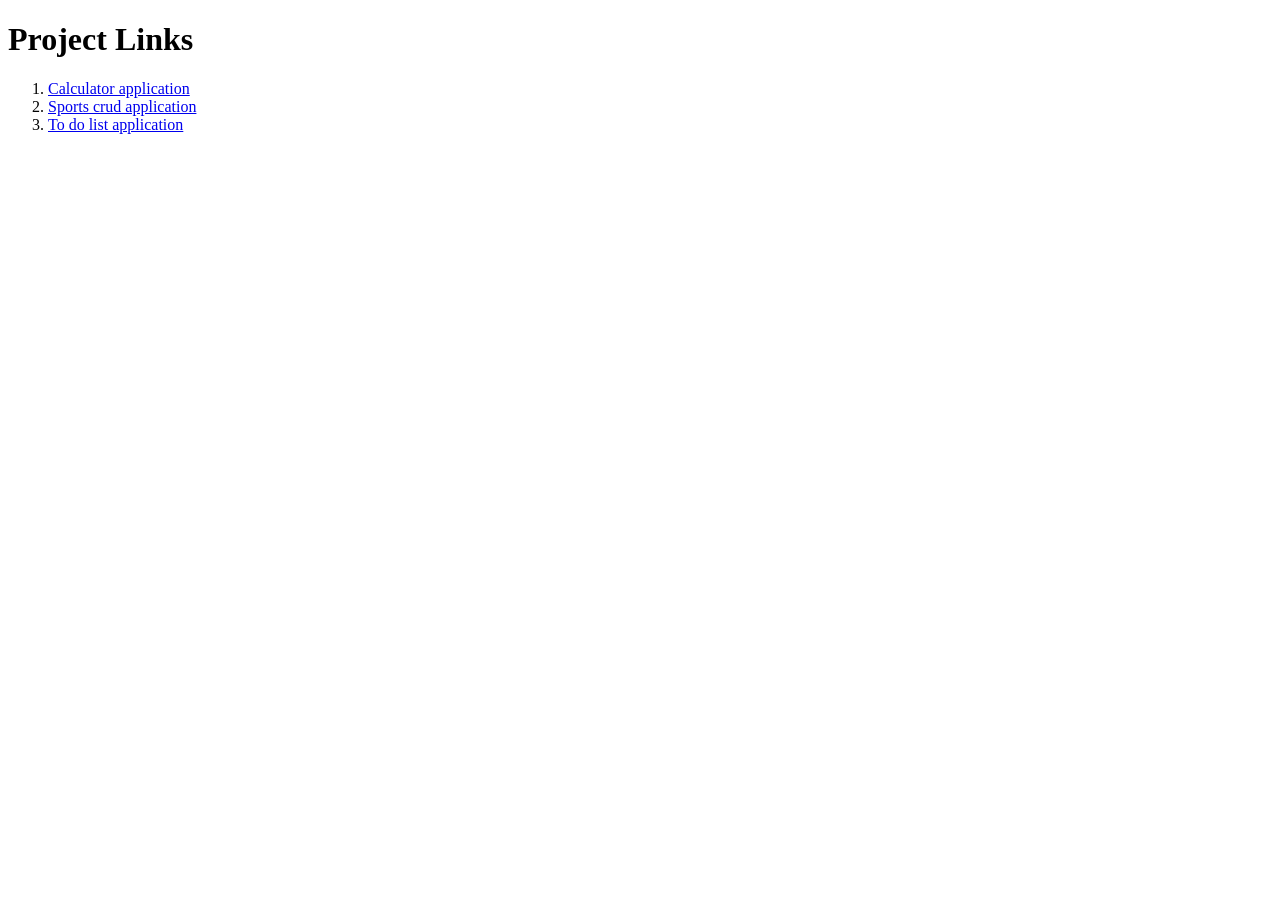
<file: index.html>
<!doctype html>
<html lang="en">
  <head>
    <meta charset="UTF-8" />
    <meta name="viewport" content="width=device-width, initial-scale=1.0" />
    <title>Document</title>
  </head>
  <body>
    <header>
      <h1>Project Links</h1>
    </header>
    <ol>
      <li><a href="./Calculator/index.html">Calculator application</a></li>
      <li>
        <a href="./Sports CRUD App/index.html">Sports crud application</a>
      </li>
      <li><a href="./To do List App/index.html">To do list application</a></li>
    </ol>
  </body>
</html>
</file>
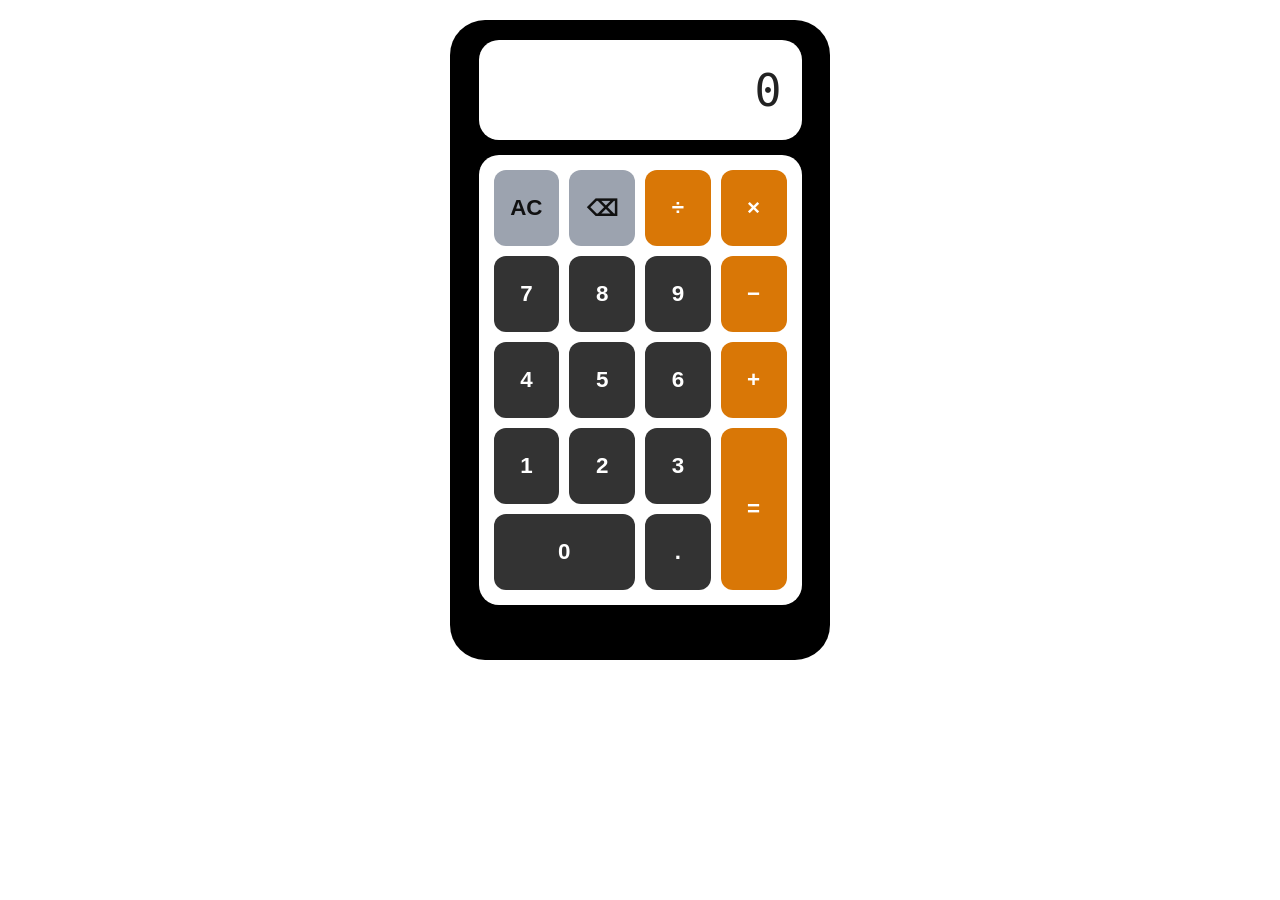
<file: Calculator/index.html>
<!DOCTYPE html>
<html lang="en">

<head>
    <meta charset="UTF-8">
    <meta name="viewport" content="width=device-width, initial-scale=1.0">
    <title>Calculator</title>
    <link rel="stylesheet" href="style.css">
</head>

<body>


    <section class="Calculator">

        <div class="outer-box">

            <div class="display">
                <p id="result">0</p>
            </div>

            <div class="inner-box">

                <button id="clear">AC</button>
                <button id="backspace">⌫</button>
                <button class="operator" data-operator="/">÷</button>
                <button class="operator" data-operator="*">×</button>

                <button class="number">7</button>
                <button class="number">8</button>
                <button class="number">9</button>
                <button class="operator" data-operator="-">−</button>

                <button class="number">4</button>
                <button class="number">5</button>
                <button class="number">6</button>
                <button class="operator" data-operator="+">+</button>

                <button class="number">1</button>
                <button class="number">2</button>
                <button class="number">3</button>
                <button id="equals">=</button>

                <button class="number zero">0</button>
                <button id="decimal">.</button>

            </div>

        </div>

    </section>

    <script src="script.js"></script>

</body>

</html>
</file>
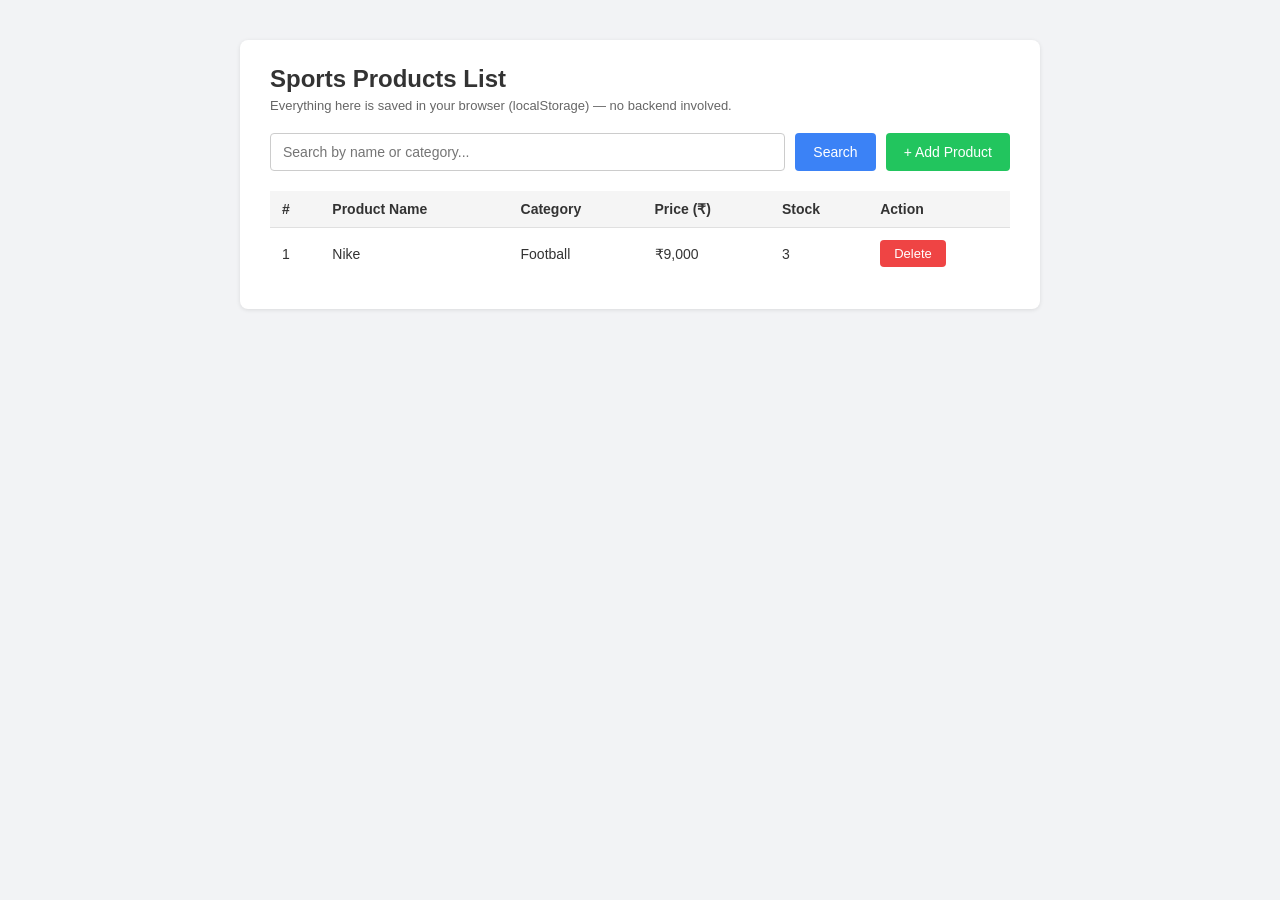
<file: Sports CRUD App/index.html>
<!doctype html>
<html lang="en">
  <head>
    <meta charset="UTF-8" />
    <meta name="viewport" content="width=device-width, initial-scale=1.0" />
    <title>Sports Products List</title>
    <link rel="stylesheet" href="./style.css">
    
  </head>
  <body>
    <div class="container">
      <h1>Sports Products List</h1>
      <p class="subtitle">
        Everything here is saved in your browser (localStorage) — no backend
        involved.
      </p>

      <div class="toolbar">
        <input
          type="text"
          id="searchInput"
          placeholder="Search by name or category..."
        />
        <button class="btn-search" id="searchBtn">Search</button>
        <button class="btn-add" id="openAdd">+ Add Product</button>
      </div>

      <table>
        <thead>
          <tr>
            <th>#</th>
            <th>Product Name</th>
            <th>Category</th>
            <th>Price (₹)</th>
            <th>Stock</th>
            <th>Action</th>
          </tr>
        </thead>
        <tbody id="tableBody"></tbody>
      </table>
    </div>

    <div class="overlay" id="overlay">
      <div class="modal">
        <h2>Add a Product</h2>
        <form id="addForm" novalidate>
          <div class="field" id="f-name">
            <input type="text" id="p-name" placeholder="Product name" />
            <div class="field-error">Please enter a product name.</div>
          </div>
          <div class="field" id="f-category">
            <input type="text" id="p-category" placeholder="Category" />
            <div class="field-error">Please enter a category.</div>
          </div>
          <div class="field" id="f-price">
            <input
              type="number"
              id="p-price"
              placeholder="Price"
              min="0"
              step="1"
            />
            <div class="field-error">Please enter a valid price.</div>
          </div>
          <div class="field" id="f-stock">
            <input
              type="number"
              id="p-stock"
              placeholder="Stock"
              min="0"
              step="1"
            />
            <div class="field-error">Please enter a valid stock number.</div>
          </div>
          <div class="modal-actions">
            <button type="submit" class="btn-save">Add</button>
            <button type="button" class="btn-cancel" id="cancelAdd">
              Cancel
            </button>
          </div>
        </form>
      </div>
    </div>
    <script src="./script.js"></script>
  </body>
</html>
</file>
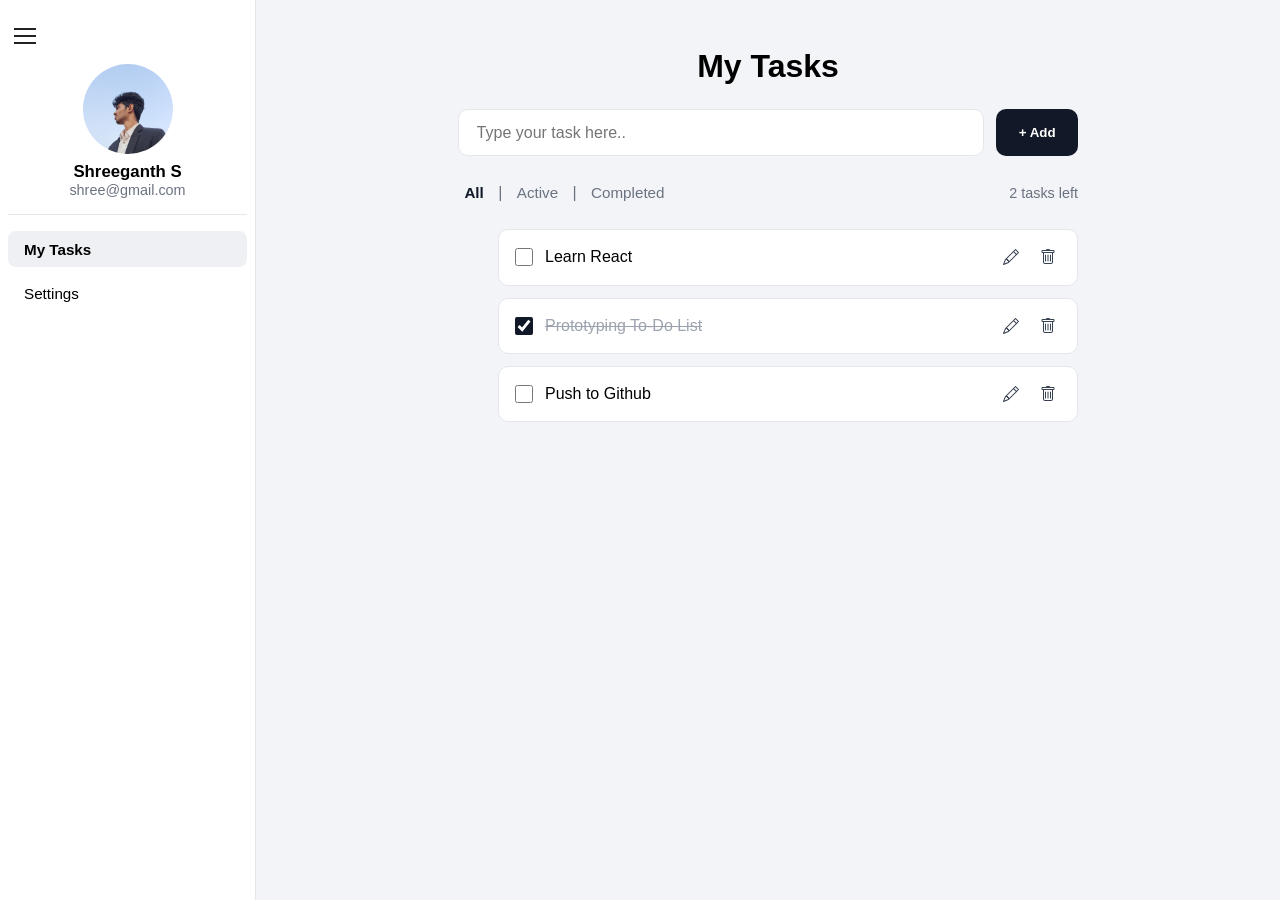
<file: To do List App/index.html>
<!doctype html>
<html lang="en">
  <head>
    <meta charset="UTF-8" />
    <meta name="viewport" content="width=device-width, initial-scale=1.0" />
    <title>To do List</title>
    <link rel="stylesheet" href="./style.css" />
  </head>
  <body>
    <section class="sidebar">
      <!-- hamburger menu button -->
      <button class="menu-button" id="menuBtn">
        <span></span>
        <span></span>
        <span></span>
      </button>
      <img src="./assets/my pic 2.jpg" alt="pfp" />
      <strong>Shreeganth S</strong>
      <p>shree@gmail.com</p>
      <hr />
      <div class="tools">
        <button class="active">My Tasks</button>
        <button>Settings</button>
      </div>
    </section>

    <main>
      <!-- task adding section -->
      <h1>My Tasks</h1>
      <form id="taskForm">
        <input type="text" id="taskInput" placeholder="Type your task here.." autocomplete="off" />
        <button type="submit">+ Add</button>
      </form>

      <!-- status bar -->
      <div class="status-bar">
        <div class="status">
          <button class="filter-btn active" data-filter="All">All</button>
          <span>|</span>
          <button class="filter-btn" data-filter="Active">Active</button>
          <span>|</span>
          <button class="filter-btn" data-filter="Completed">Completed</button>
        </div>
        <div class="tasks-left">
          <p><span id="tasksLeftCount">0</span> tasks left</p>
        </div>
      </div>

      <!-- cards -->
      <ul class="tasks" id="taskList">
        <!-- tasks are rendered here by script.js -->
      </ul>
    </main>

    <script src="./script.js"></script>
  </body>
</html>
</file>
<file: Calculator/style.css>
header h1 {
  text-align: center;
  font-family: Arial, sans-serif;
  color: #333;
}

.outer-box {
  display: flex;
  flex-direction: column;
  width: 380px;
  height: 640px;
  background-color: black;
  margin: 20px auto;
  border-radius: 35px;
  padding: 20px 0;
  box-sizing: border-box;
}

.display {
  width: 85%;
  height: 100px;
  background-color: white;
  margin: 0 auto;
  border-radius: 20px;
  display: flex;
  align-items: center;
  justify-content: flex-end;
  padding: 0 20px;
  box-sizing: border-box;
  overflow-x: auto;
}

#result {
  font-family: monospace;
  font-size: 2.8rem;
  color: #222;
  margin: 0;
}

.inner-box {
  width: 85%;
  height: 450px;
  margin: 15px auto 0 auto;
  background-color: white;
  border-radius: 20px;
  padding: 15px;
  box-sizing: border-box;
  display: grid;
  grid-template-columns: repeat(4, 1fr);
  grid-template-rows: repeat(5, 1fr);
  gap: 10px;
}

.inner-box button {
  width: 100%;
  height: 100%;
  border: none;
  border-radius: 12px;
  font-size: 1.4rem;
  font-weight: bold;
  font-family: Arial, sans-serif;
  cursor: pointer;
  background-color: #333;
  color: white;
  transition:
    background-color 0.1s ease,
    transform 0.05s ease;
}

.inner-box button:hover {
  background-color: #555;
}

.inner-box button:active {
  transform: scale(0.96);
}

.inner-box .operator {
  background-color: #d97706;
  color: white;
}

.inner-box .operator:hover {
  background-color: #b45309;
}

.inner-box #equals {
  background-color: #d97706;
  color: white;
  grid-row: span 2;
}

.inner-box #equals:hover {
  background-color: #b45309;
}

.inner-box #clear,
.inner-box #backspace {
  background-color: #9ca3af;
  color: #111;
}

.inner-box #clear:hover,
.inner-box #backspace:hover {
  background-color: #6b7280;
}

.inner-box .zero {
  grid-column: span 2;
}

@media (min-width: 1000px) {
  header h1 {
    display: none;
  }
}
</file>
<file: Sports CRUD App/style.css>
* {
    box-sizing: border-box;
  }

  body {
    margin: 0;
    padding: 40px 20px;
    background: #f2f3f5;
    font-family: Arial, Helvetica, sans-serif;
    color: #333;
  }

  .container {
    max-width: 800px;
    margin: 0 auto;
    background: #fff;
    border-radius: 8px;
    padding: 25px 30px 30px;
    box-shadow: 0 1px 4px rgba(0,0,0,0.1);
  }

  h1 {
    margin: 0 0 5px;
    font-size: 24px;
  }

  .subtitle {
    margin: 0 0 20px;
    color: #666;
    font-size: 13px;
  }

  .toolbar {
    display: flex;
    gap: 10px;
    margin-bottom: 20px;
  }

  .toolbar input[type="text"] {
    flex: 1;
    padding: 10px 12px;
    border: 1px solid #ccc;
    border-radius: 4px;
    font-size: 14px;
  }

  button {
    font-family: inherit;
    font-size: 14px;
    border: none;
    border-radius: 4px;
    padding: 10px 18px;
    cursor: pointer;
    color: #fff;
  }

  .btn-search { background: #3b82f6; }
  .btn-search:hover { background: #2563eb; }

  .btn-add { background: #22c55e; }
  .btn-add:hover { background: #16a34a; }

  table {
    width: 100%;
    border-collapse: collapse;
  }

  thead th {
    text-align: left;
    background: #f5f5f5;
    padding: 10px 12px;
    font-size: 14px;
    border-bottom: 1px solid #e0e0e0;
  }

  tbody td {
    padding: 12px;
    font-size: 14px;
    border-bottom: 1px solid #eee;
  }

  tbody tr:last-child td {
    border-bottom: none;
  }

  .empty-row td {
    text-align: center;
    color: #888;
    padding: 30px 12px;
  }

  .btn-delete {
    background: #ef4444;
    padding: 6px 14px;
    font-size: 13px;
  }
  .btn-delete:hover { background: #dc2626; }

  /* Modal */
  .overlay {
    display: none;
    position: fixed;
    inset: 0;
    background: rgba(0,0,0,0.5);
    align-items: center;
    justify-content: center;
    padding: 20px;
    z-index: 10;
  }

  .overlay.open {
    display: flex;
  }

  .modal {
    background: #fff;
    width: 100%;
    max-width: 400px;
    border-radius: 8px;
    padding: 30px;
  }

  .modal h2 {
    text-align: center;
    margin: 0 0 20px;
    font-size: 22px;
    color: #444;
  }

  .modal input {
    width: 100%;
    padding: 12px;
    margin-bottom: 14px;
    border: 1px solid #ccc;
    border-radius: 4px;
    font-size: 14px;
  }

  .modal-actions {
    display: flex;
    gap: 10px;
    justify-content: center;
    margin-top: 10px;
  }

  .btn-save { background: #6d5bd0; padding: 10px 24px; }
  .btn-save:hover { background: #5a48c0; }

  .btn-cancel { background: #6b7280; padding: 10px 24px; }
  .btn-cancel:hover { background: #4b5563; }

  .field-error {
    color: #ef4444;
    font-size: 12px;
    margin: -10px 0 12px;
    display: none;
  }
  .invalid input {
    border-color: #ef4444;
  }
  .invalid .field-error {
    display: block;
  }

  @media (max-width: 500px) {
    .toolbar { flex-wrap: wrap; }
  }
</file>
<file: To do List App/style.css>
* {
  margin: 0;
  box-sizing: border-box;
  font-family: "Segoe UI", Roboto, Helvetica, Arial, sans-serif;
}

body {
  display: flex;
  min-height: 100vh;
  background-color: #f2f4f7;
}

/* ---------- Sidebar ---------- */

.sidebar {
  background-color: #ffffff;
  border-right: 1px solid #e5e7eb;
  width: clamp(12rem, 20vw, 16rem);
  height: 100vh;
  position: sticky;
  top: 0;
  display: flex;
  flex-direction: column;
  align-items: center;
  padding: 1rem 0.5rem;
}

.menu-button {
  width: 40px;
  height: 40px;
  border: none;
  background: transparent;
  cursor: pointer;
  display: flex;
  flex-direction: column;
  justify-content: center;
  gap: 5px;
  align-self: start;
  position: fixed;
  
}

.menu-button span {
  display: block;
  width: 22px;
  height: 2px;
  background: #222;
}

.sidebar img {
  margin: 3rem 0 0.5rem;
  width: 90px;
  height: 90px;
  border-radius: 50%;
  object-fit: cover;
}

.sidebar strong {
  font-size: 1.05rem;
}

.sidebar p {
  color: #6b7280;
  font-size: 0.9rem;
  margin-bottom: 1rem;
}

.sidebar hr {
  width: 100%;
  border: none;
  border-top: 1px solid #e5e7eb;
  margin-bottom: 1rem;
}

.tools {
  display: flex;
  flex-direction: column;
  width: 100%;
  gap: 0.5rem;
}

.tools button {
  width: 100%;
  padding: 0.6rem 1rem;
  text-align: left;
  border: none;
  background: transparent;
  border-radius: 8px;
  cursor: pointer;
  font-size: 0.95rem;
}

.tools button:hover {
  background-color: #f2f4f7;
}

.tools button.active {
  background-color: #eef0f3;
  font-weight: 600;
}

/* ---------- Main content ---------- */

/* This is the key to centering: main takes the remaining space next to the
   sidebar (flex: 1), and align-items: center centers its children
   (h1, form, status-bar, task list) horizontally along that remaining space. */
main {
  display: flex;
  flex-direction: column;
  align-items: center;
  flex: 1;
  gap: 1.5rem;
  padding: 2rem 1rem 4rem;
}

main h1 {
  margin-top: 1rem;
  font-size: 2rem;
}

/* Every block inside main shares the same max-width and is centered by
   the parent's align-items: center, so they all line up on the same
   vertical axis no matter the screen width. */
#taskForm {
  display: flex;
  gap: 0.75rem;
  width: 100%;
  max-width: 620px;
}

#taskInput {
  flex: 1;
  padding: 0.85rem 1.1rem;
  border: 1px solid #e5e7eb;
  border-radius: 10px;
  font-size: 1rem;
  outline: none;
  background: #ffffff;
}

#taskInput:focus {
  border-color: #9ca3af;
}

#taskForm button {
  padding: 0 1.4rem;
  border: none;
  border-radius: 10px;
  background-color: #111827;
  color: #ffffff;
  font-weight: 600;
  cursor: pointer;
}

#taskForm button:hover {
  background-color: #1f2937;
}

.status-bar {
  display: flex;
  justify-content: space-between;
  align-items: center;
  width: 100%;
  max-width: 620px;
}

.status {
  display: flex;
  align-items: center;
  gap: 0.5rem;
  color: #6b7280;
}

.filter-btn {
  border: none;
  background: transparent;
  cursor: pointer;
  font-size: 0.95rem;
  color: #6b7280;
  padding: 0.25rem 0.4rem;
}

.filter-btn.active {
  color: #111827;
  font-weight: 700;
}

.tasks-left p {
  color: #6b7280;
  font-size: 0.9rem;
}

.tasks {
  list-style: none;
  display: flex;
  flex-direction: column;
  gap: 0.75rem;
  width: 100%;
  max-width: 620px;
}

.task-item {
  display: flex;
  align-items: center;
  gap: 0.75rem;
  background: #ffffff;
  border: 1px solid #e5e7eb;
  border-radius: 10px;
  padding: 0.9rem 1rem;
}

.task-item input[type="checkbox"] {
  width: 18px;
  height: 18px;
  cursor: pointer;
  accent-color: #111827;
}

.task-item label {
  flex: 1;
  font-size: 1rem;
  word-break: break-word;
}

.task-item.completed label {
  text-decoration: line-through;
  color: #9ca3af;
}

.task-item .icon-btn {
  border: none;
  background: transparent;
  cursor: pointer;
  padding: 0.3rem;
  display: flex;
  align-items: center;
  color: #374151;
}

.task-item .icon-btn:hover {
  color: #111827;
}

.task-item .edit-input {
  flex: 1;
  padding: 0.3rem 0.5rem;
  border: 1px solid #d1d5db;
  border-radius: 6px;
  font-size: 1rem;
}

/* ---------- Collapsed sidebar (mobile / hamburger toggle) ---------- */

.sidebar.collapsed {
  width: 0;
  padding: 1rem 0;
  overflow: hidden;
}
</file>
